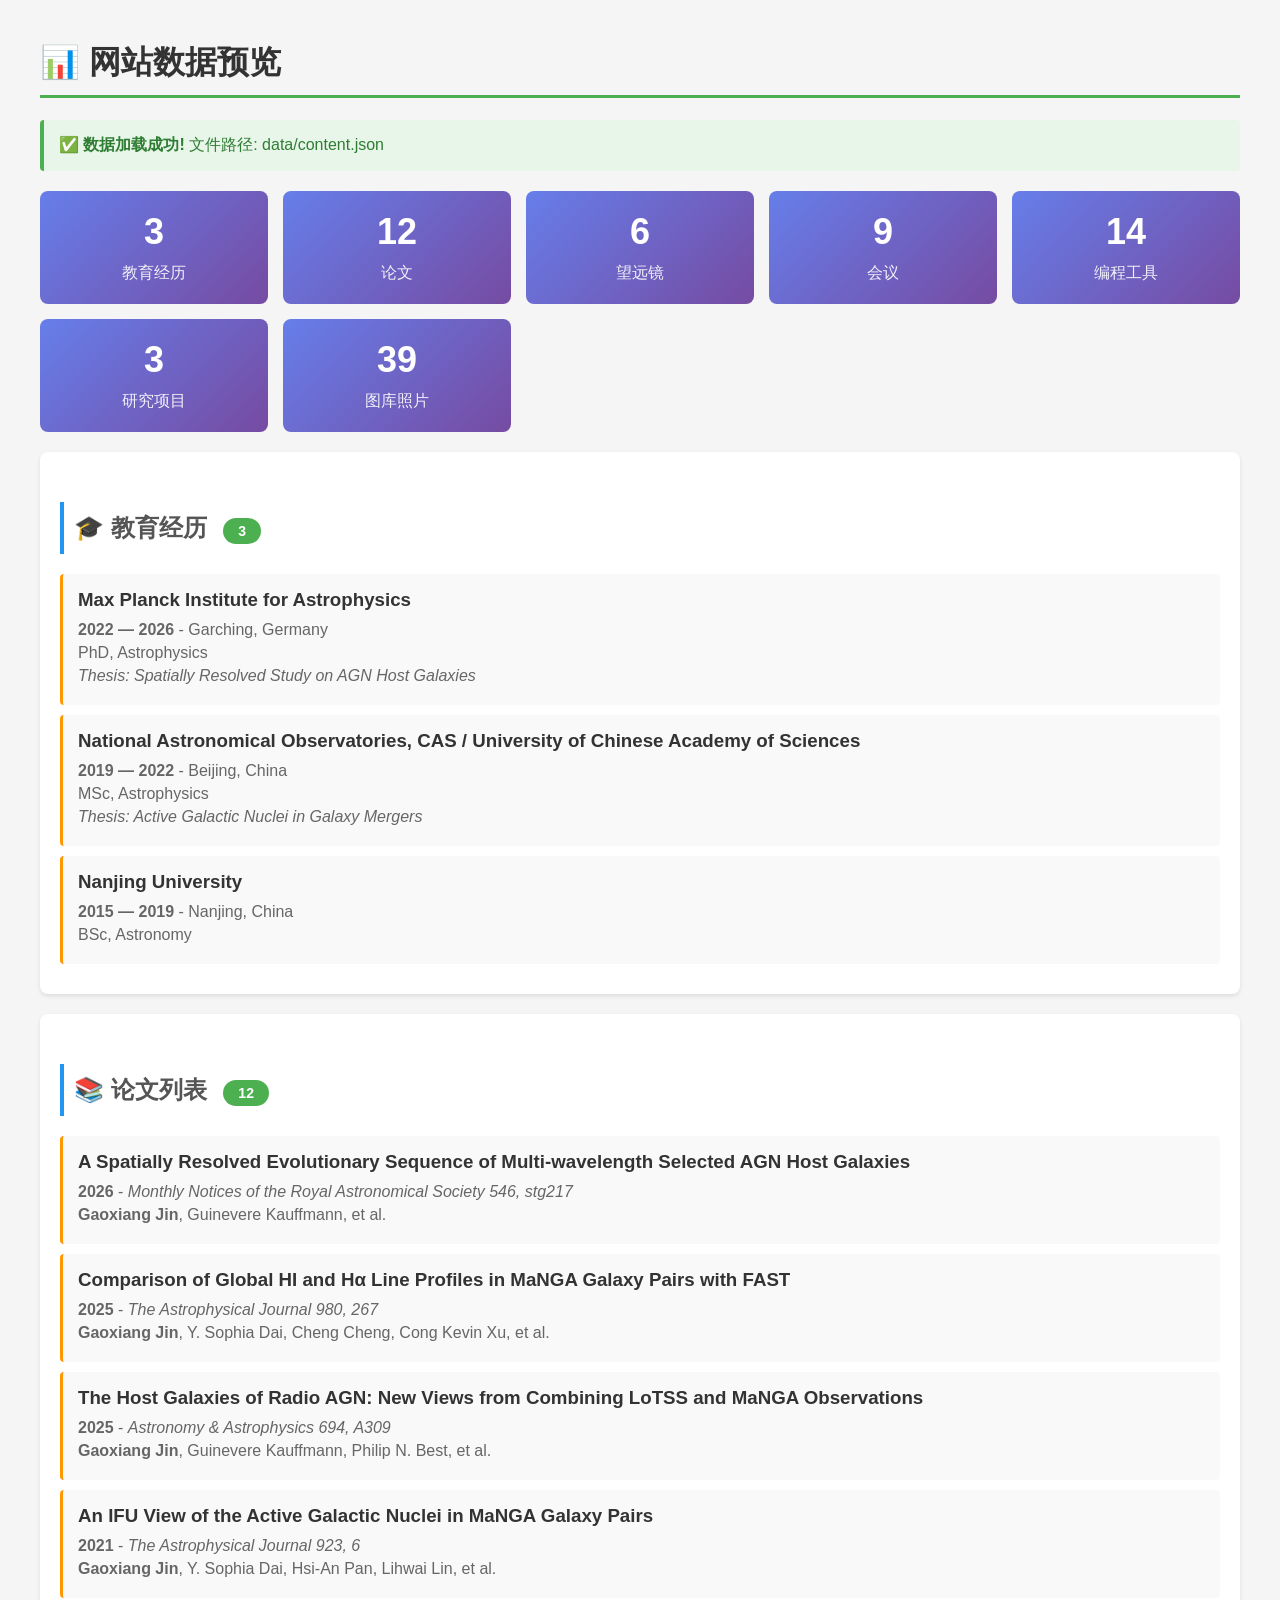
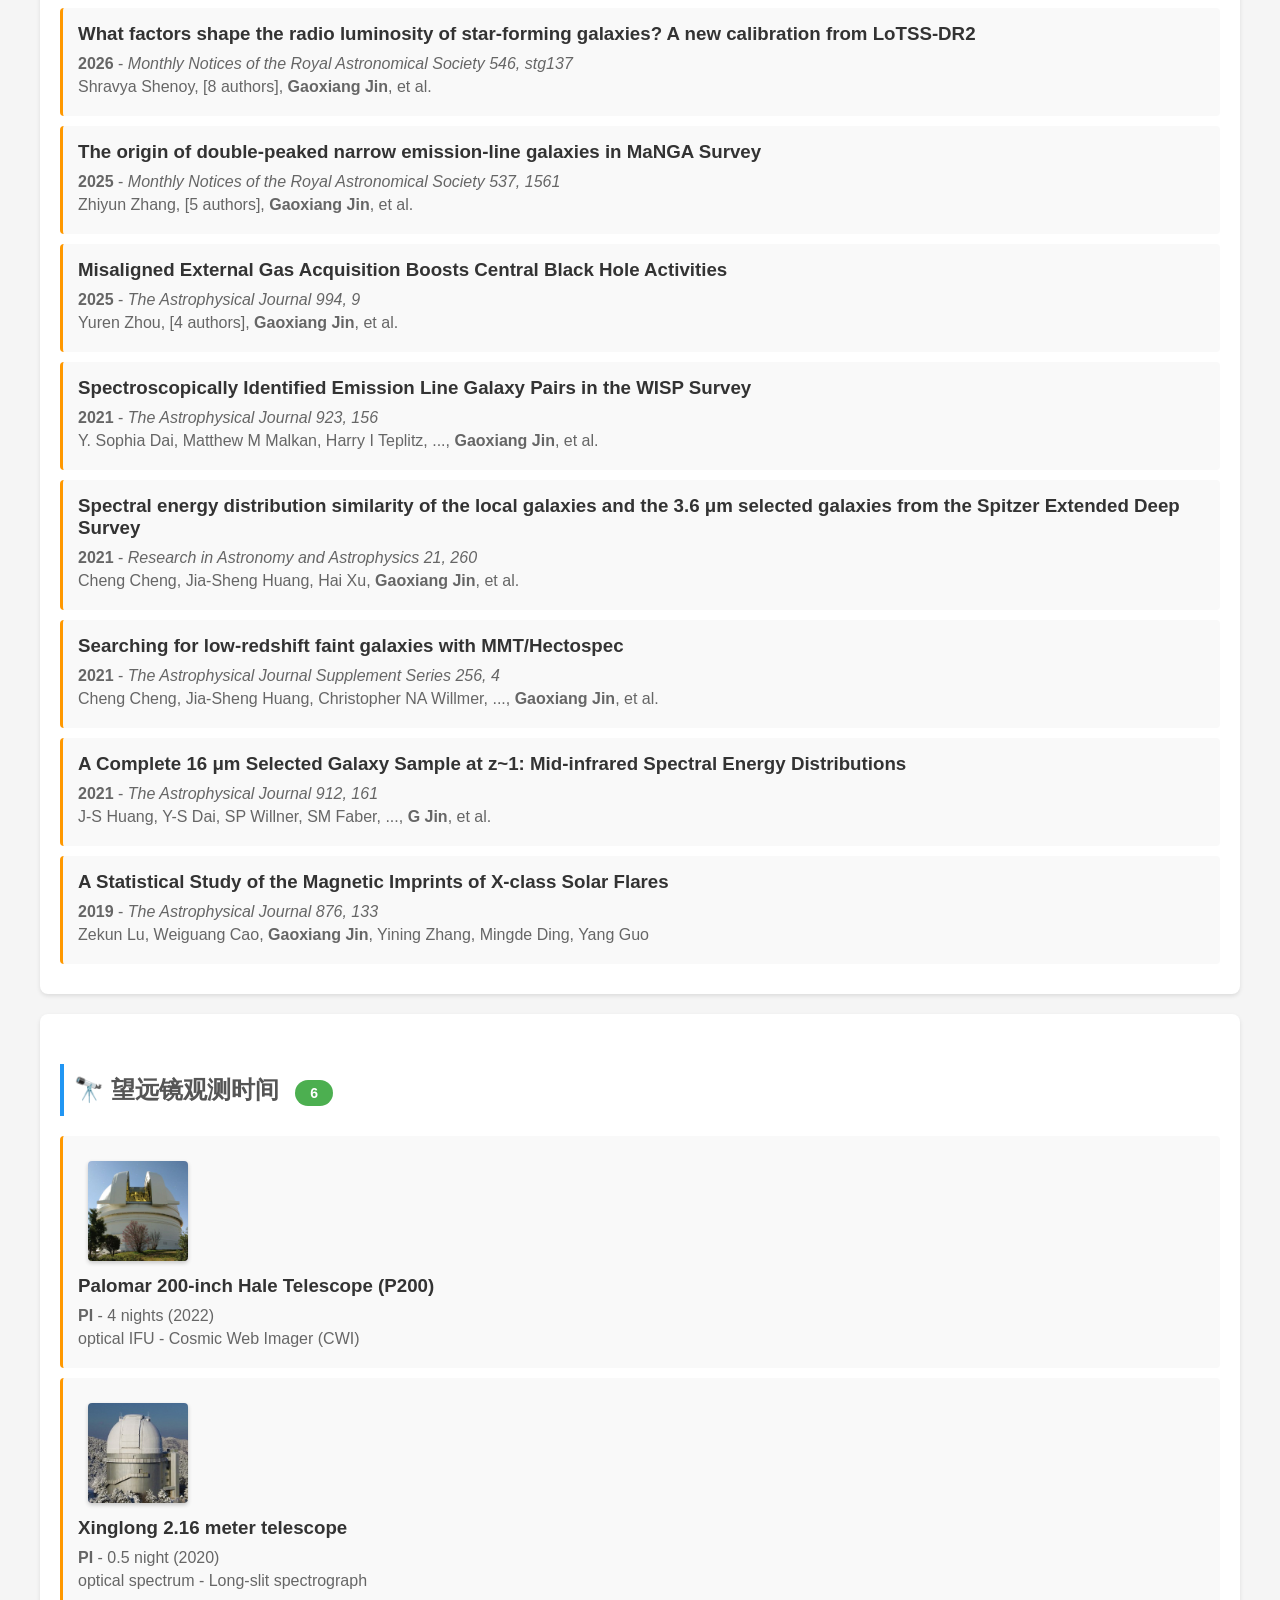
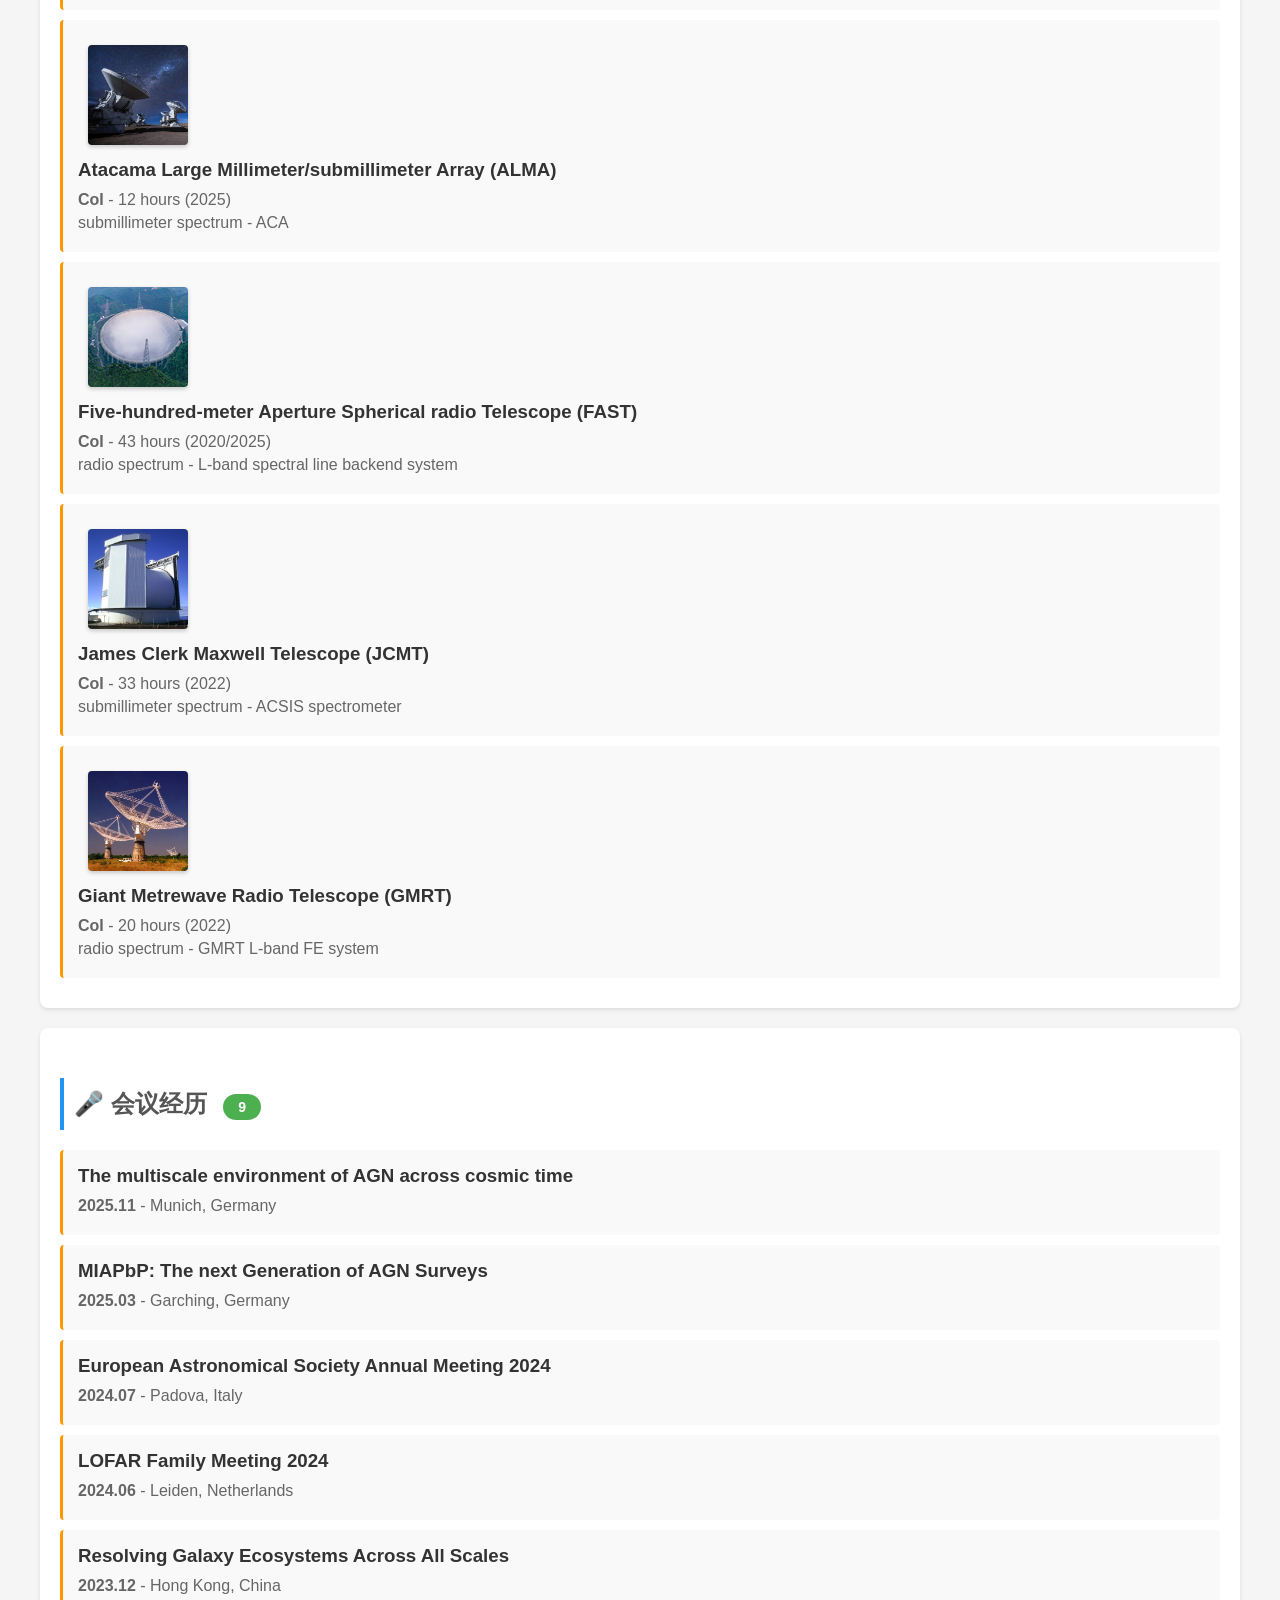
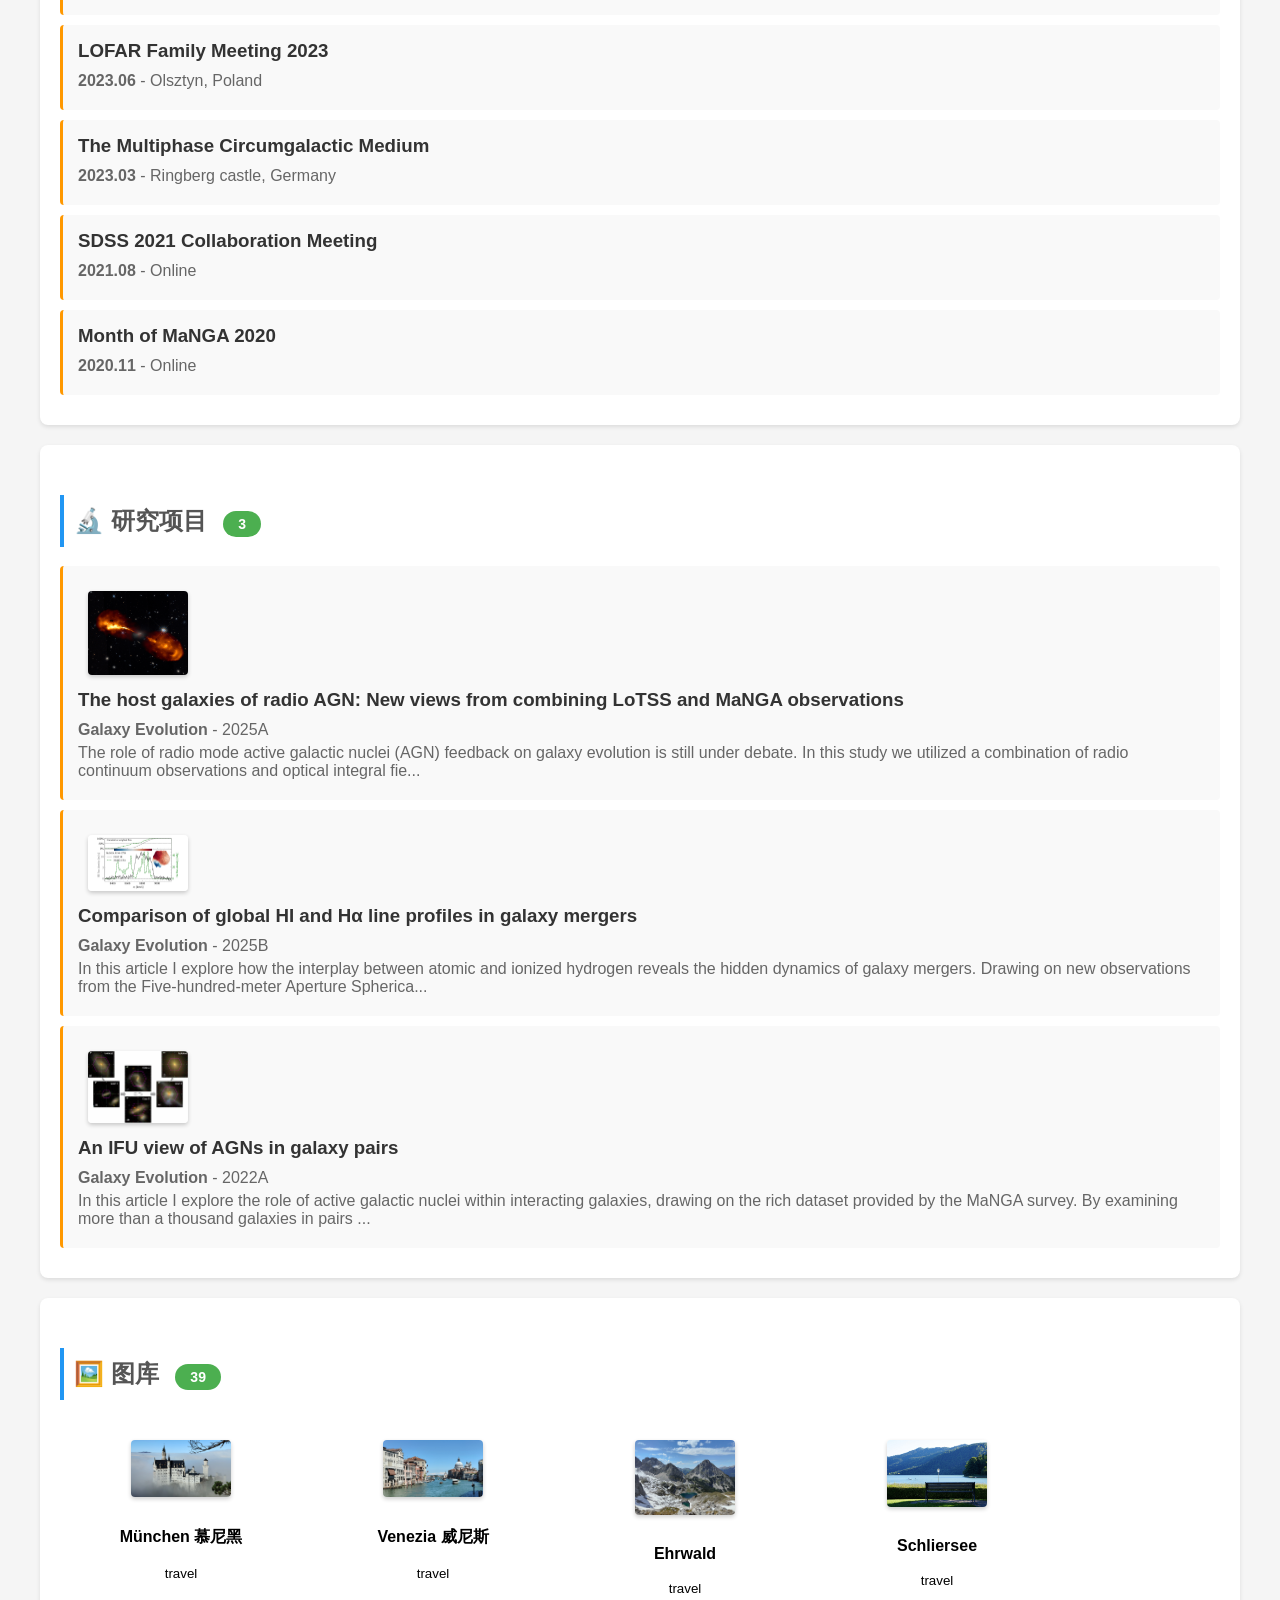
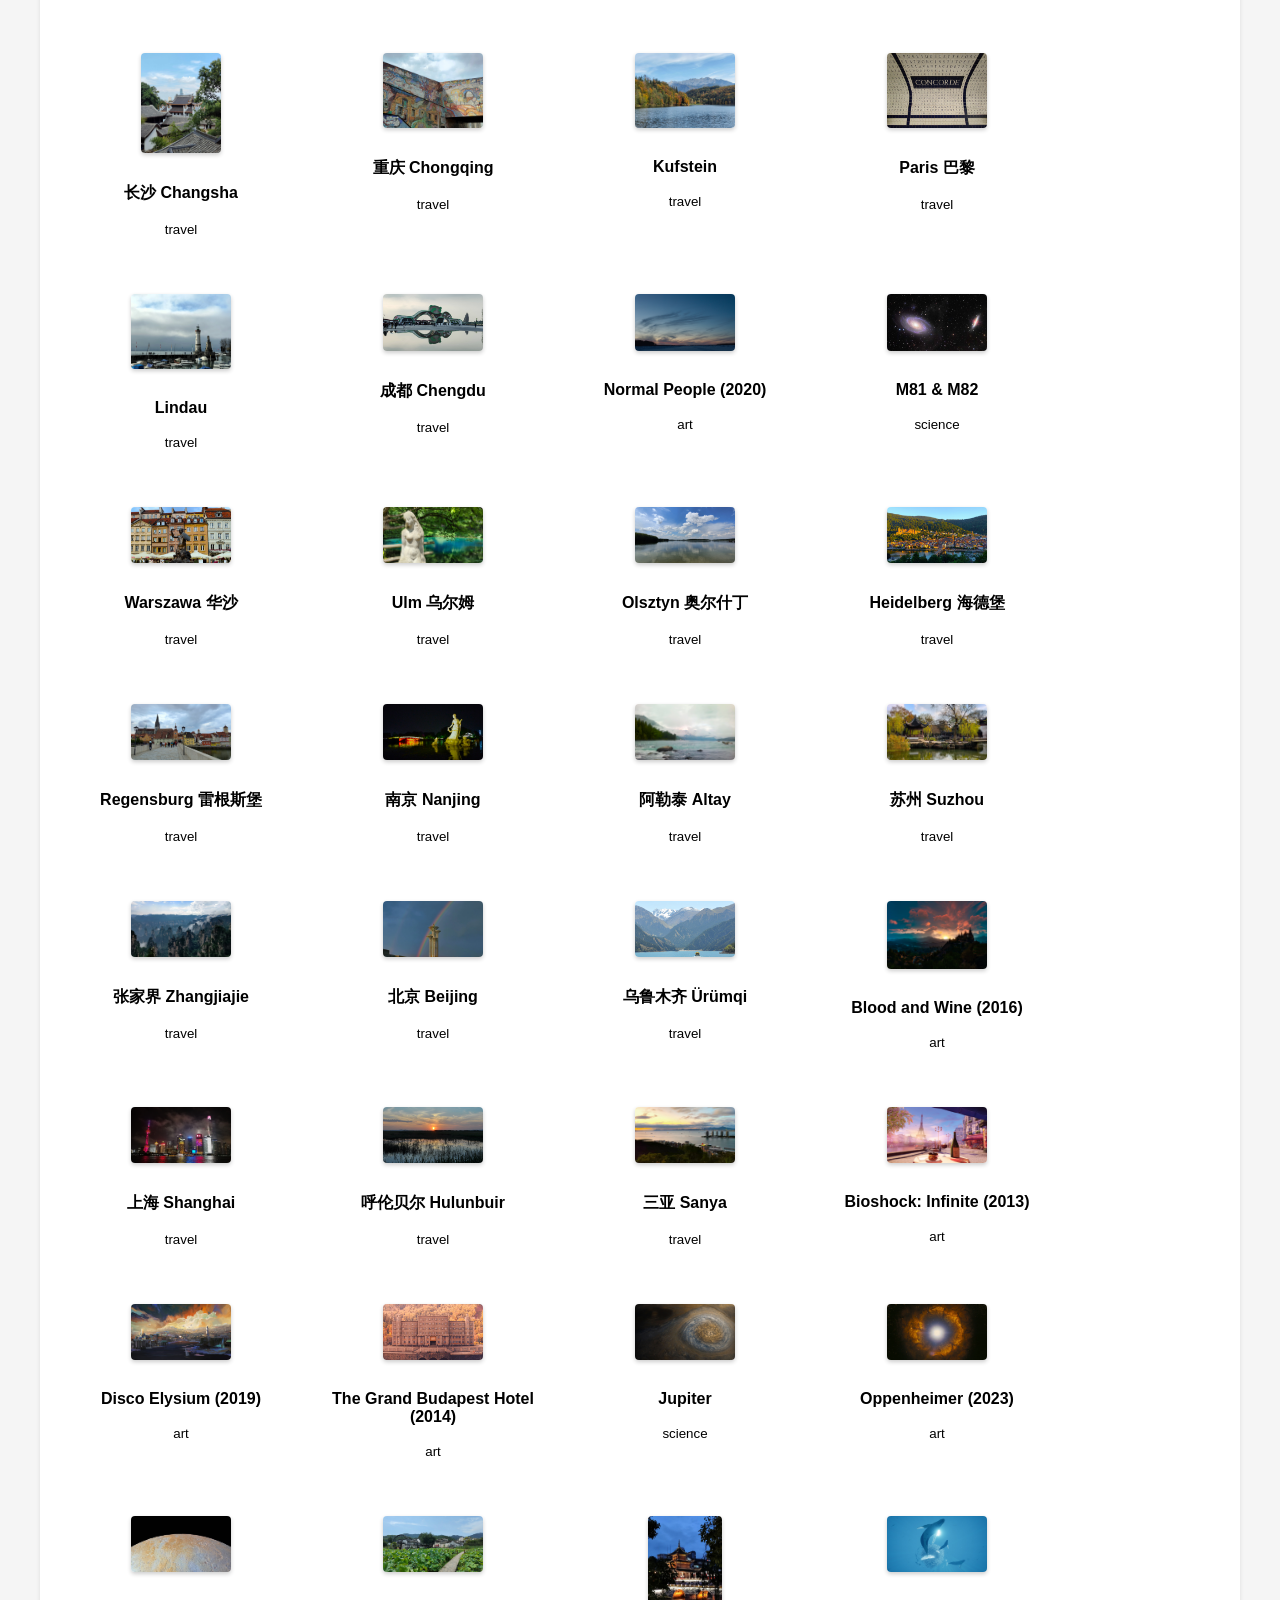
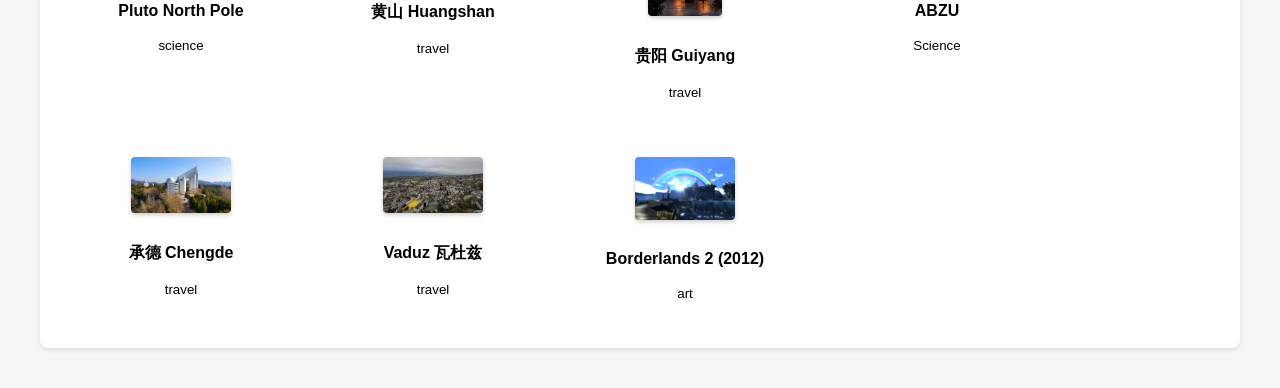
<file: preview.html>
<!DOCTYPE html>
<html lang="zh-CN">
<head>
  <meta charset="UTF-8">
  <meta name="viewport" content="width=device-width, initial-scale=1.0">
  <title>JSON数据预览 - Gaoxiang Jin</title>
  <style>
    body {
      font-family: 'Segoe UI', Tahoma, Geneva, Verdana, sans-serif;
      max-width: 1200px;
      margin: 0 auto;
      padding: 20px;
      background: #f5f5f5;
    }
    h1 {
      color: #333;
      border-bottom: 3px solid #4CAF50;
      padding-bottom: 10px;
    }
    h2 {
      color: #555;
      margin-top: 30px;
      background: #fff;
      padding: 10px;
      border-left: 4px solid #2196F3;
    }
    .section {
      background: white;
      padding: 20px;
      margin: 20px 0;
      border-radius: 8px;
      box-shadow: 0 2px 4px rgba(0,0,0,0.1);
    }
    .item {
      padding: 15px;
      margin: 10px 0;
      background: #f9f9f9;
      border-left: 3px solid #FF9800;
      border-radius: 4px;
    }
    .item h3 {
      margin: 0 0 10px 0;
      color: #333;
    }
    .item p {
      margin: 5px 0;
      color: #666;
    }
    .count {
      display: inline-block;
      background: #4CAF50;
      color: white;
      padding: 5px 15px;
      border-radius: 20px;
      font-size: 14px;
      margin-left: 10px;
    }
    .error {
      background: #ffebee;
      color: #c62828;
      padding: 15px;
      border-left: 4px solid #c62828;
      border-radius: 4px;
    }
    .success {
      background: #e8f5e9;
      color: #2e7d32;
      padding: 15px;
      border-left: 4px solid #4CAF50;
      border-radius: 4px;
      margin-bottom: 20px;
    }
    img {
      max-width: 100px;
      max-height: 100px;
      margin: 10px;
      border-radius: 4px;
      box-shadow: 0 2px 4px rgba(0,0,0,0.2);
    }
    .gallery-preview {
      display: flex;
      flex-wrap: wrap;
      gap: 10px;
    }
    .gallery-item {
      text-align: center;
      background: #fff;
      padding: 10px;
      border-radius: 4px;
      flex: 0 0 calc(20% - 10px);
    }
    .stats {
      display: grid;
      grid-template-columns: repeat(auto-fit, minmax(200px, 1fr));
      gap: 15px;
      margin: 20px 0;
    }
    .stat-card {
      background: linear-gradient(135deg, #667eea 0%, #764ba2 100%);
      color: white;
      padding: 20px;
      border-radius: 8px;
      text-align: center;
    }
    .stat-card h3 {
      margin: 0 0 10px 0;
      font-size: 36px;
    }
    .stat-card p {
      margin: 0;
      opacity: 0.9;
    }
  </style>
</head>
<body>
  <h1>📊 网站数据预览</h1>
  <div id="status"></div>
  <div id="stats"></div>
  <div id="content"></div>

  <script>
    async function loadAndDisplay() {
      const statusDiv = document.getElementById('status');
      const statsDiv = document.getElementById('stats');
      const contentDiv = document.getElementById('content');

      try {
        const response = await fetch('./data/content.json');
        if (!response.ok) throw new Error('无法加载数据文件');
        
        const data = await response.json();
        
        // 显示成功消息
        statusDiv.innerHTML = `
          <div class="success">
            ✅ <strong>数据加载成功!</strong> 文件路径: data/content.json
          </div>
        `;

        // 统计数据
        const stats = {
          education: data.education?.length || 0,
          publications: data.publications?.length || 0,
          telescopes: data.telescopes?.length || 0,
          conferences: data.conferences?.length || 0,
          programming: data.programming?.length || 0,
          research: data.research?.length || 0,
          gallery: data.gallery?.length || 0
        };

        statsDiv.innerHTML = `
          <div class="stats">
            <div class="stat-card"><h3>${stats.education}</h3><p>教育经历</p></div>
            <div class="stat-card"><h3>${stats.publications}</h3><p>论文</p></div>
            <div class="stat-card"><h3>${stats.telescopes}</h3><p>望远镜</p></div>
            <div class="stat-card"><h3>${stats.conferences}</h3><p>会议</p></div>
            <div class="stat-card"><h3>${stats.programming}</h3><p>编程工具</p></div>
            <div class="stat-card"><h3>${stats.research}</h3><p>研究项目</p></div>
            <div class="stat-card"><h3>${stats.gallery}</h3><p>图库照片</p></div>
          </div>
        `;

        // 显示详细内容
        let html = '';

        // Education
        html += `<div class="section">
          <h2>🎓 教育经历 <span class="count">${stats.education}</span></h2>`;
        data.education?.forEach(item => {
          html += `<div class="item">
            <h3>${item.institution}</h3>
            <p><strong>${item.period}</strong> - ${item.location}</p>
            <p>${item.degree}</p>
            ${item.thesis ? `<p><em>${item.thesis}</em></p>` : ''}
          </div>`;
        });
        html += `</div>`;

        // Publications
        html += `<div class="section">
          <h2>📚 论文列表 <span class="count">${stats.publications}</span></h2>`;
        data.publications?.forEach(item => {
          html += `<div class="item">
            <h3>${item.title}</h3>
            <p><strong>${item.year}</strong> - <em>${item.journal}</em></p>
            <p>${item.authors}</p>
            ${item.pdfUrl ? `<p>📄 PDF: <a href="${item.pdfUrl}" target="_blank">${item.pdfSize}</a></p>` : ''}
          </div>`;
        });
        html += `</div>`;

        // Telescopes
        html += `<div class="section">
          <h2>🔭 望远镜观测时间 <span class="count">${stats.telescopes}</span></h2>`;
        data.telescopes?.forEach(item => {
          html += `<div class="item">
            <img src="${item.image}" alt="${item.name}">
            <h3>${item.name}</h3>
            <p><strong>${item.role}</strong> - ${item.time} (${item.year})</p>
            <p>${item.type} - ${item.instrument}</p>
          </div>`;
        });
        html += `</div>`;

        // Conferences
        html += `<div class="section">
          <h2>🎤 会议经历 <span class="count">${stats.conferences}</span></h2>`;
        data.conferences?.forEach(item => {
          html += `<div class="item">
            <h3>${item.title}</h3>
            <p><strong>${item.date}</strong> - ${item.location}</p>
          </div>`;
        });
        html += `</div>`;

        // Research
        html += `<div class="section">
          <h2>🔬 研究项目 <span class="count">${stats.research}</span></h2>`;
        data.research?.forEach(item => {
          html += `<div class="item">
            <img src="${item.image}" alt="${item.title}">
            <h3>${item.title}</h3>
            <p><strong>${item.category}</strong> - ${item.date}</p>
            <p>${item.description.substring(0, 200)}...</p>
          </div>`;
        });
        html += `</div>`;

        // Gallery
        html += `<div class="section">
          <h2>🖼️ 图库 <span class="count">${stats.gallery}</span></h2>
          <div class="gallery-preview">`;
        data.gallery?.forEach(item => {
          html += `<div class="gallery-item">
            <img src="${item.image}" alt="${item.title}">
            <p><strong>${item.title}</strong></p>
            <p><small>${item.category}</small></p>
          </div>`;
        });
        html += `</div></div>`;

        contentDiv.innerHTML = html;

      } catch (error) {
        statusDiv.innerHTML = `
          <div class="error">
            ❌ <strong>加载失败:</strong> ${error.message}
            <br><br>
            请确保:
            <ul>
              <li>data/content.json 文件存在</li>
              <li>JSON格式正确</li>
              <li>使用本地服务器运行(不能直接打开HTML)</li>
            </ul>
          </div>
        `;
      }
    }

    loadAndDisplay();
  </script>
</body>
</html>
</file>
